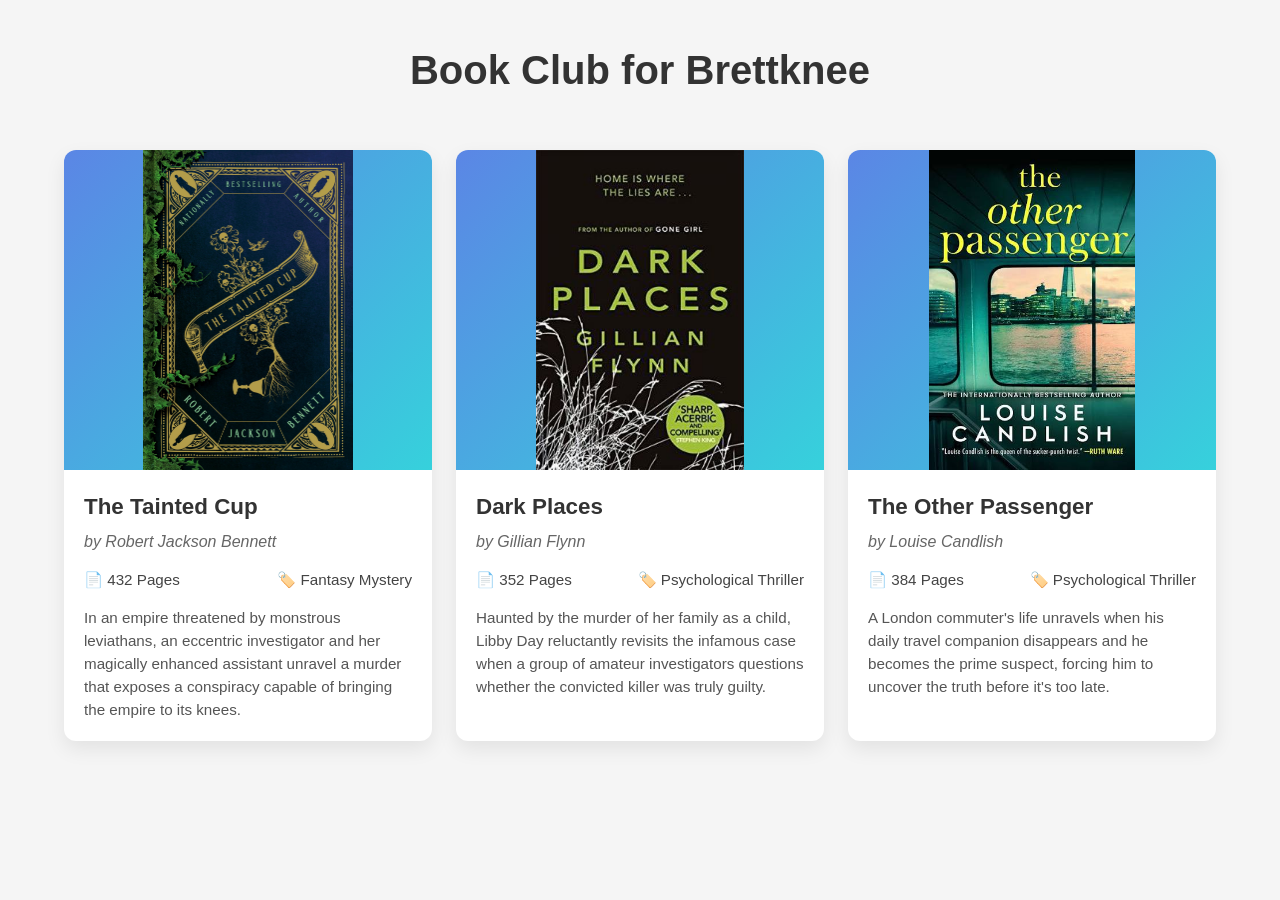
<file: index.html>
<!doctype html>
<html lang="en">
  <head>
    <meta charset="UTF-8" />
    <meta name="viewport" content="width=device-width, initial-scale=1.0" />
    <title>Book Showcase</title>
    <link rel="stylesheet" href="styles.css" />
  </head>
  <body>
    <header>
      <h1>Book Club for Brettknee</h1>
    </header>

    <main class="book-grid">
      <article class="book-card">
        <div class="cover-placeholder"><img src="tainted-cup.jpg"/></div>

        <div class="book-info">
          <h2>The Tainted Cup</h2>
          <p class="author">by Robert Jackson Bennett</p>

          <div class="details">
            <span>📄 432 Pages</span>
            <span>🏷️ Fantasy Mystery</span>
          </div>

          <p class="description">
            In an empire threatened by monstrous leviathans, an eccentric
            investigator and her magically enhanced assistant unravel a murder
            that exposes a conspiracy capable of bringing the empire to its
            knees.
          </p>
        </div>
      </article>

      <article class="book-card">
        <div class="cover-placeholder"><img src="dark-places.jpg"/></div>

        <div class="book-info">
          <h2>Dark Places</h2>
          <p class="author">by Gillian Flynn</p>

          <div class="details">
            <span>📄 352 Pages</span>
            <span>🏷️ Psychological Thriller</span>
          </div>

          <p class="description">
            Haunted by the murder of her family as a child, Libby Day
            reluctantly revisits the infamous case when a group of amateur
            investigators questions whether the convicted killer was truly
            guilty.
          </p>
        </div>
      </article>

      <article class="book-card">
        <div class="cover-placeholder"><img src="passenger.jpg"/></div>

        <div class="book-info">
          <h2>The Other Passenger</h2>
          <p class="author">by Louise Candlish</p>

          <div class="details">
            <span>📄 384 Pages</span>
            <span>🏷️ Psychological Thriller</span>
          </div>

          <p class="description">
            A London commuter's life unravels when his daily travel companion
            disappears and he becomes the prime suspect, forcing him to uncover
            the truth before it's too late.
          </p>
        </div>
      </article>

  
    </main>
  </body>
</html>
</file>
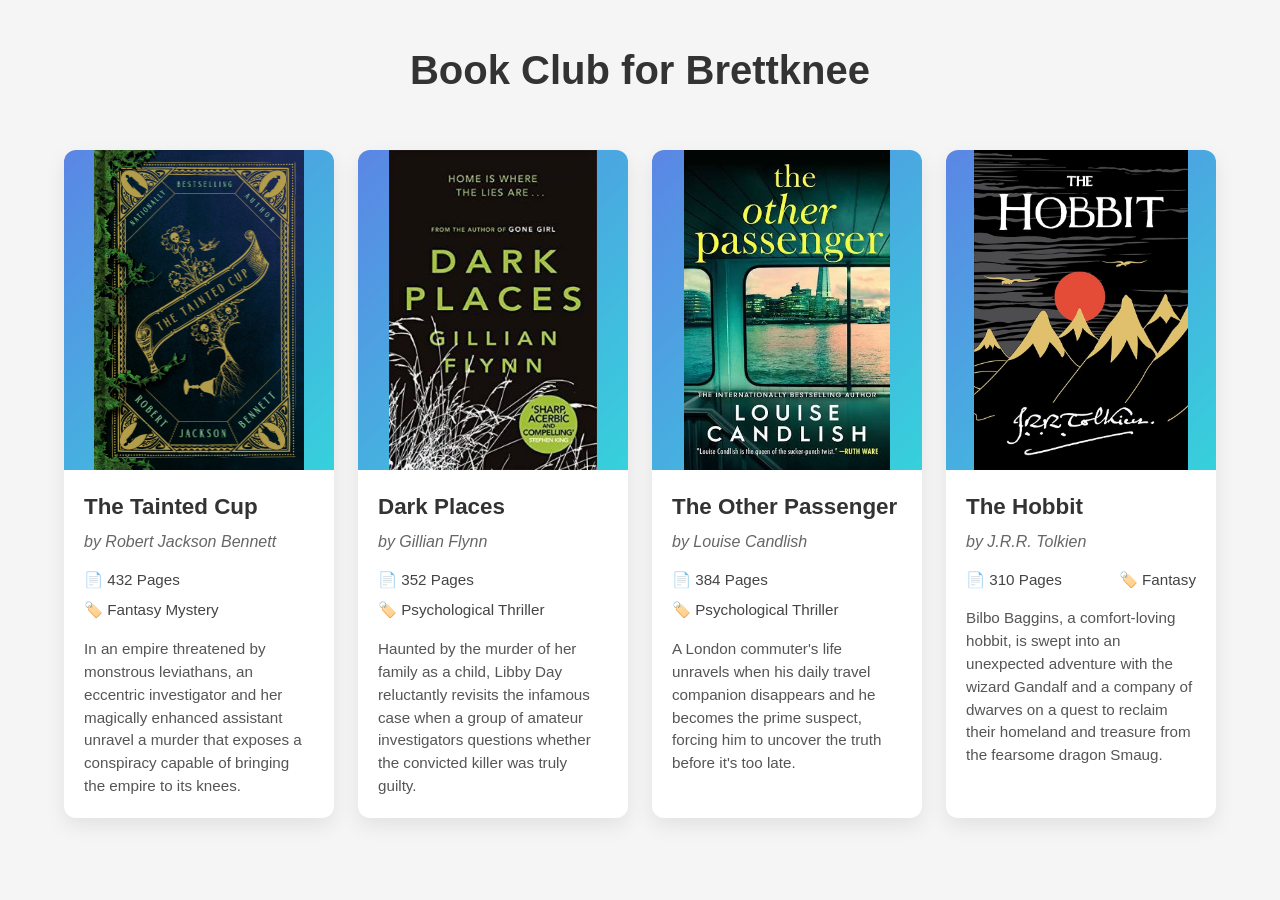
<file: main.html>
<!doctype html>
<html lang="en">
  <head>
    <meta charset="UTF-8" />
    <meta name="viewport" content="width=device-width, initial-scale=1.0" />
    <title>Book Showcase</title>
    <link rel="stylesheet" href="styles.css" />
  </head>
  <body>
    <header>
      <h1>Book Club for Brettknee</h1>
    </header>

    <main class="book-grid">
      <article class="book-card">
        <div class="cover-placeholder"><img src="tainted-cup.jpg"/></div>

        <div class="book-info">
          <h2>The Tainted Cup</h2>
          <p class="author">by Robert Jackson Bennett</p>

          <div class="details">
            <span>📄 432 Pages</span>
            <span>🏷️ Fantasy Mystery</span>
          </div>

          <p class="description">
            In an empire threatened by monstrous leviathans, an eccentric
            investigator and her magically enhanced assistant unravel a murder
            that exposes a conspiracy capable of bringing the empire to its
            knees.
          </p>
        </div>
      </article>

      <article class="book-card">
        <div class="cover-placeholder"><img src="dark-places.jpg"/></div>

        <div class="book-info">
          <h2>Dark Places</h2>
          <p class="author">by Gillian Flynn</p>

          <div class="details">
            <span>📄 352 Pages</span>
            <span>🏷️ Psychological Thriller</span>
          </div>

          <p class="description">
            Haunted by the murder of her family as a child, Libby Day
            reluctantly revisits the infamous case when a group of amateur
            investigators questions whether the convicted killer was truly
            guilty.
          </p>
        </div>
      </article>

      <article class="book-card">
        <div class="cover-placeholder"><img src="passenger.jpg"/></div>

        <div class="book-info">
          <h2>The Other Passenger</h2>
          <p class="author">by Louise Candlish</p>

          <div class="details">
            <span>📄 384 Pages</span>
            <span>🏷️ Psychological Thriller</span>
          </div>

          <p class="description">
            A London commuter's life unravels when his daily travel companion
            disappears and he becomes the prime suspect, forcing him to uncover
            the truth before it's too late.
          </p>
        </div>
      </article>

      <article class="book-card">
        <div class="cover-placeholder"><img src="hobbit.jpg" /></div>

        <div class="book-info">
          <h2>The Hobbit</h2>
          <p class="author">by J.R.R. Tolkien</p>

          <div class="details">
            <span>📄 310 Pages</span>
            <span>🏷️ Fantasy</span>
          </div>

          <p class="description">
            Bilbo Baggins, a comfort-loving hobbit, is swept into an unexpected
            adventure with the wizard Gandalf and a company of dwarves on a
            quest to reclaim their homeland and treasure from the fearsome
            dragon Smaug.
          </p>
        </div>
      </article>
    </main>
  </body>
</html>
</file>
<file: styles.css>
* {
    margin: 0;
    padding: 0;
    box-sizing: border-box;
}

body {
    font-family: Arial, Helvetica, sans-serif;
    background: #f5f5f5;
    color: #333;
    line-height: 1.5;
}

header {
    text-align: center;
    padding: 40px 20px;
}

header h1 {
    font-size: 2.5rem;
    margin-bottom: 10px;
}

header p {
    color: #666;
}

.book-grid {
    width: min(1200px, 90%);
    margin: 0 auto 50px;
    display: grid;
    grid-template-columns: repeat(auto-fit, minmax(260px, 1fr));
    gap: 24px;
}

.book-card {
    background: white;
    border-radius: 12px;
    overflow: hidden;
    box-shadow: 0 8px 20px rgba(0,0,0,0.08);
    transition: transform 0.2s ease, box-shadow 0.2s ease;
}

.book-card:hover {
    transform: translateY(-6px);
    box-shadow: 0 14px 30px rgba(0,0,0,0.15);
}

.cover-placeholder {
    height: 320px;
    background: linear-gradient(135deg, #5b86e5, #36d1dc);
    color: white;
    display: flex;
    justify-content: center;
    align-items: center;
    font-size: 1.2rem;
    font-weight: bold;

    img {
        height: 320px;
    }
}

.book-info {
    padding: 20px;
}

.book-info h2 {
    margin-bottom: 6px;
    font-size: 1.4rem;
}

.author {
    color: #666;
    margin-bottom: 15px;
    font-style: italic;
}

.details {
    display: flex;
    justify-content: space-between;
    flex-wrap: wrap;
    gap: 8px;
    margin-bottom: 16px;
    font-size: 0.95rem;
    color: #444;
}

.description {
    color: #555;
    font-size: 0.95rem;
}
</file>
